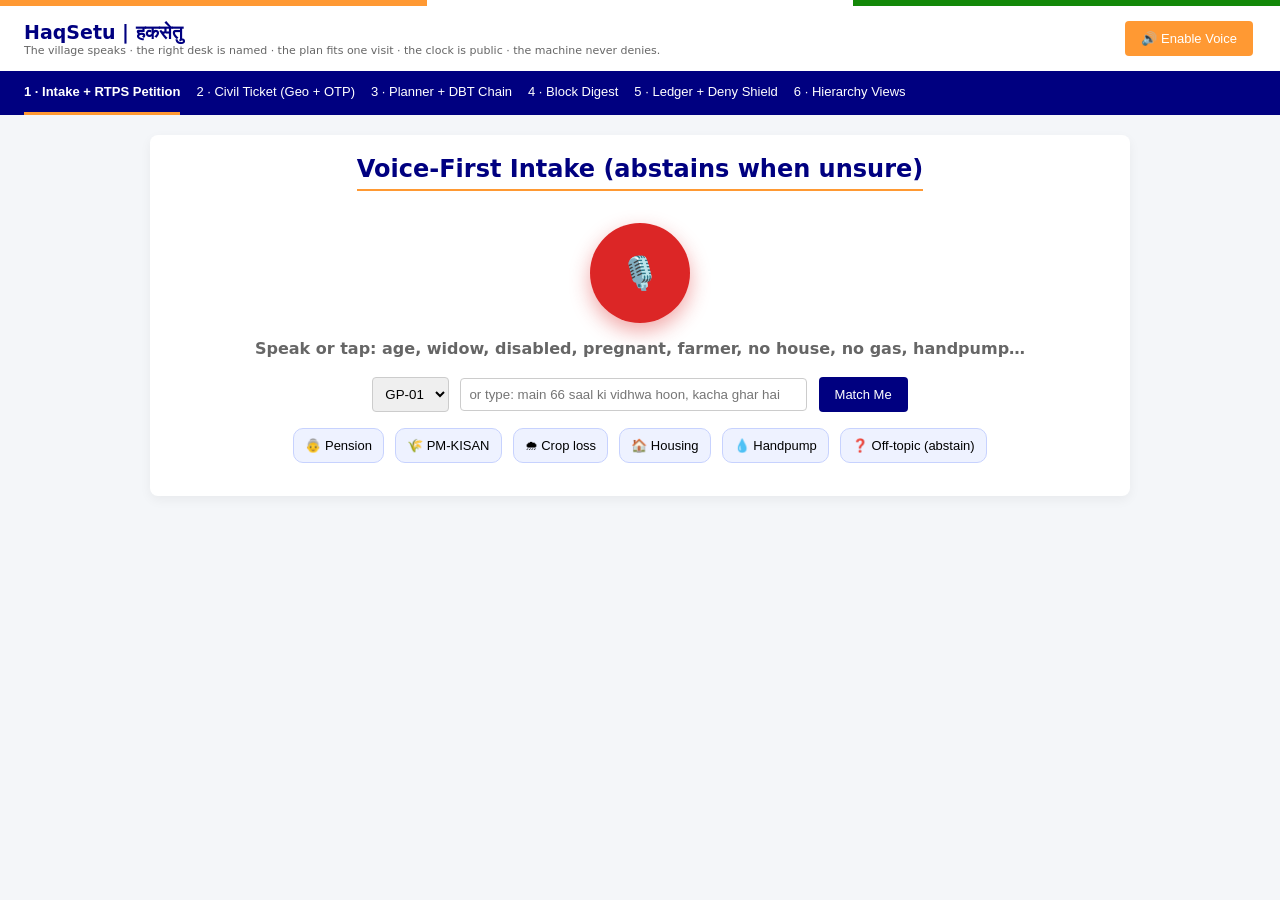
<file: index.html>
<!DOCTYPE html><html lang="en"><head><meta charset="UTF-8"><meta name="viewport" content="width=device-width, initial-scale=1.0">
<title>HaqSetu | Speak → Schemes → SLA → Hierarchy</title>
<style>
:root{--saffron:#FF9933;--green:#138808;--navy:#000080;--bg:#f4f6f9}
body{margin:0;font-family:'Segoe UI',system-ui,sans-serif;background:var(--bg);color:#222}
.tricolor{height:6px;display:flex}.tricolor div{flex:1}
header{background:#fff;padding:12px 24px;display:flex;justify-content:space-between;align-items:center;box-shadow:0 2px 10px rgba(0,0,0,.06)}
h1{margin:0;font-size:19px;color:var(--navy)}.sub{font-size:11px;color:#666;margin:0}
nav{background:var(--navy);padding:0 24px;display:flex;gap:16px;flex-wrap:wrap}
nav button{background:none;border:none;color:#fff;padding:13px 0;font-size:13px;cursor:pointer;border-bottom:3px solid transparent}
nav button.active{border-bottom:3px solid var(--saffron);font-weight:bold}
main{max-width:980px;margin:0 auto;padding:20px}
.card{background:#fff;border-radius:8px;padding:20px;box-shadow:0 4px 12px rgba(0,0,0,.05);margin-bottom:16px}
.card h2{margin-top:0;color:var(--navy);border-bottom:2px solid var(--saffron);padding-bottom:6px;display:inline-block}
.btn{background:var(--navy);color:#fff;border:none;padding:10px 16px;border-radius:4px;cursor:pointer;font-size:13px;margin:3px}
.btn-saffron{background:var(--saffron)}.btn-green{background:var(--green)}.btn-red{background:#dc2626}
#mic-btn{width:100px;height:100px;border-radius:50%;background:#dc2626;color:#fff;font-size:32px;border:none;cursor:pointer;margin:12px auto;display:flex;align-items:center;justify-content:center;box-shadow:0 8px 20px rgba(220,38,38,.4)}
.alert{padding:12px;border-radius:6px;margin:10px 0;font-weight:bold}
.ok{background:#dcfce7;color:#166534;border:1px solid #86efac}.bad{background:#fee2e2;color:#991b1b;border:1px solid #fca5a5}.warn{background:#fef3c7;color:#92400e;border:1px solid #fcd34d}
.chip{display:inline-block;background:#e0e7ff;color:#3730a3;border-radius:14px;padding:4px 12px;margin:3px;font-size:12px}
.sch{border-left:6px solid var(--green);background:#f0fdf4;border-radius:8px;padding:12px;margin:8px 0}
.sch.likely{border-left-color:#f59e0b;background:#fffbeb}.sch.meet{border-left-color:#2563eb;background:#eff6ff}
.sch h3{margin:0 0 4px;font-size:15px}.sch p{margin:2px 0;font-size:13px}
.pbtn{background:#eef2ff;border:1px solid #c7d2fe;border-radius:10px;padding:9px 11px;margin:3px;cursor:pointer;font-size:13px}
.rbtn{display:block;width:100%;text-align:left;background:#0f172a;color:#e2e8f0;border:1px solid #334155;border-radius:10px;padding:16px;margin:8px 0;cursor:pointer;font-size:15px}
.rbtn b{color:#38bdf8}
pre{background:#0f172a;color:#e2e8f0;padding:12px;border-radius:6px;font-size:12px;overflow:auto;max-height:260px;white-space:pre-wrap}
input,select{padding:8px;border:1px solid #ccc;border-radius:4px;margin:3px}
.hidden{display:none}#clock{font-size:22px;font-weight:bold;color:#b45309}
#qrbox{margin:10px auto;max-width:170px}#qrbox svg{width:100%;height:auto}
</style></head><body>
<div class="tricolor"><div style="background:var(--saffron)"></div><div style="background:#fff"></div><div style="background:var(--green)"></div></div>
<header><div><h1>HaqSetu | हकसेतु</h1><p class="sub">The village speaks · the right desk is named · the plan fits one visit · the clock is public · the machine never denies.</p></div>
<button class="btn btn-saffron" onclick="testVoice()">🔊 Enable Voice</button></header>
<nav>
<button class="active" onclick="tab('intake',this)">1 · Intake + RTPS Petition</button>
<button onclick="tab('ticket',this)">2 · Civil Ticket (Geo + OTP)</button>
<button onclick="tab('planner',this)">3 · Planner + DBT Chain</button>
<button onclick="tab('digest',this)">4 · Block Digest</button>
<button onclick="tab('integrity',this)">5 · Ledger + Deny Shield</button>
<button onclick="tab('hier',this)">6 · Hierarchy Views</button>
</nav>
<main>
<section id="t-intake"><div class="card" style="text-align:center"><h2>Voice-First Intake (abstains when unsure)</h2>
<button id="mic-btn" onclick="listen()">🎙️</button>
<p id="vstatus" style="font-weight:bold;color:#666">Speak or tap: age, widow, disabled, pregnant, farmer, no house, no gas, handpump…</p>
<select id="gp"><option>GP-01</option><option>GP-02</option><option>GP-03</option></select>
<input id="typed" size="40" placeholder="or type: main 66 saal ki vidhwa hoon, kacha ghar hai">
<button class="btn" onclick="send(document.getElementById('typed').value)">Match Me</button>
<div style="margin:10px 0">
<button class="pbtn" onclick="pick('main 66 saal ki vidhwa hoon, pension nahi aayi')">👵 Pension</button>
<button class="pbtn" onclick="pick('main kisan hoon, kist nahi aayi')">🌾 PM-KISAN</button>
<button class="pbtn" onclick="pick('fasal kharab ho gayi, bima hai')">🌧 Crop loss</button>
<button class="pbtn" onclick="pick('mera kacha ghar hai, bpl hoon')">🏠 Housing</button>
<button class="pbtn" onclick="pick('gaon ka handpump kharab ho gaya hai')">💧 Handpump</button>
<button class="pbtn" onclick="pick('aaj mausam kaisa hai')">❓ Off-topic (abstain)</button></div>
<div id="chips"></div><div id="out"></div>
<button class="btn btn-green hidden" id="petbtn" onclick="petition()">📜 Generate RTPS Petition + SLA Clock</button>
<div id="clock"></div><pre id="pet" class="hidden"></pre><div id="qrbox"></div>
</div></section>

<section id="t-ticket" class="hidden"><div class="card"><h2>Civil Ticket: geo-photo in, geo-photo + OTP out</h2>
<p style="font-size:13px">Photo of broken asset → GPS + timestamp → SHA-256 into the ledger → SLA clock. Closure needs citizen OTP (their device or read-back) AND a NEW fix photo within 200 m of the break photo.</p>
Case label <input id="case" value="DEMO-001" size="10">
<input type="file" id="ph1" accept="image/*"><button class="btn" onclick="lockEvidence()">📍 GPS + hash → lock in ledger</button>
<div id="ev1"></div>
<button class="btn btn-saffron" onclick="issueOtp()">🔢 Issue citizen OTP</button><span id="otpshow" style="font-weight:bold;color:#b45309"></span>
<div style="margin-top:10px">OTP read-back <input id="otp" size="6"> NEW photo of FIXED site <input type="file" id="ph2" accept="image/*">
<button class="btn btn-green" onclick="closeTicket()">✅ Close ticket</button></div>
<div id="ev2"></div></div></section>

<section id="t-planner" class="hidden"><div class="card"><h2>One-Visit Planner + DBT dependency chain</h2>
<label><input type="checkbox" class="cb" value="pm_kisan" onchange="runPlan()"> PM-KISAN</label>
<label><input type="checkbox" class="cb" value="pension" onchange="runPlan()"> Pension</label>
<label><input type="checkbox" class="cb" value="awas" onchange="runPlan()"> PM Awas</label>
<label><input type="checkbox" class="cb" value="ayushman" onchange="runPlan()"> Ayushman</label>
<div id="planres" class="alert warn">Toggle schemes.</div><div id="dbt"></div></div></section>

<section id="t-digest" class="hidden"><div class="card"><h2>Weekly cryptographic Block Digest (privacy-safe)</h2>
<button class="btn" onclick="buildDigest()">Build digest</button>
<button class="btn btn-green" onclick="sendDigest()">📤 Send to Block Dashboard</button>
<div id="dig"></div></div></section>

<section id="t-integrity" class="hidden"><div class="card"><h2>Sabha Ledger + Deny Shield</h2>
<button class="btn btn-green" onclick="checkChain()">🔎 Verify chain</button>
<button class="btn btn-red" onclick="attackChain()">🧨 Tamper an entry</button>
<button class="btn" onclick="audit()">🧾 Signed-chain audit</button>
<div id="chainres"></div><pre id="chainrows"></pre>
<input id="denyreason" size="36" placeholder="corrupt reason e.g. no funds">
<button class="btn btn-red" onclick="deny()">⚠️ ATTEMPT DENIAL</button><pre id="denyres" class="hidden"></pre>
</div></section>

<section id="t-hier" class="hidden"><div class="card"><h2>Hierarchy: Villager → Panchayat → SDM → DM</h2>
<p style="font-size:13px">Open in this order for the judge demo. On a phone, scan the QR on Tab 1 instead — it pairs the citizen's device for OTP.</p>
<button class="rbtn" onclick="openRole('villager')"><b>📱 VILLAGER VIEW</b> — slip status, live SLA countdown, citizen OTP + confirm, one-tap appeal, privacy note.</button>
<button class="rbtn" onclick="openRole('panchayat')"><b>🖥️ PANCHAYAT LED BOARD</b> — red/amber/green dots from the live ledger, pending-at-Panchayat vs pending-at-other-office, meeting agenda.</button>
<button class="rbtn" onclick="openRole('sdm')"><b>🧑‍💼 SDM DASHBOARD</b> — per-GP table + auto-escalations with evidence.</button>
<button class="rbtn" onclick="openRole('dm')"><b>🗺️ DM DASHBOARD</b> — counts only, merged small cells, abstention rate, staged bottleneck map (labelled).</button>
</div></section>
</main>
<script>
let voice=null,unlocked=false,lastText='',origHash='',origGeo='';
function loadVoices(){const v=speechSynthesis.getVoices();voice=v.find(x=>x.lang==='en-IN')||v.find(x=>x.lang==='hi-IN')||v.find(x=>x.lang.startsWith('en'))||v[0];}
if('speechSynthesis' in window){speechSynthesis.onvoiceschanged=loadVoices;loadVoices();setInterval(()=>{if(!voice)loadVoices();},500);}
document.body.addEventListener('click',()=>{if(!unlocked&&'speechSynthesis' in window){unlocked=true;speechSynthesis.resume();}},{once:true});
function speak(t){if(!('speechSynthesis' in window))return;if(!voice)loadVoices();speechSynthesis.cancel();
 const u=new SpeechSynthesisUtterance(t);if(voice)u.voice=voice;u.rate=0.92;speechSynthesis.speak(u);}
function testVoice(){unlocked=true;speak('Voice ready. Please describe your conditions.');}
const SR=window.SpeechRecognition||window.webkitSpeechRecognition;let rec=null;
if(SR){rec=new SR();rec.lang='hi-IN';rec.interimResults=false;rec.onresult=e=>send(e.results[0][0].transcript);
 rec.onerror=e=>document.getElementById('vstatus').textContent='⚠️ Mic error: '+e.error+(e.error==='network'?' (ASR needs internet; tap a pictogram)':'');}
function listen(){if(!rec)return document.getElementById('vstatus').textContent='Use Chrome/Edge or type/tap.';
 document.getElementById('vstatus').textContent='🔴 Listening…';rec.start();}
function pick(t){document.getElementById('typed').value=t;send(t);}
function openRole(r){window.open('/roles?role='+r+(r==='villager'?'&case='+(window.lastCase||''):''),'_blank');}
async function send(text){if(!text)return;lastText=text;document.getElementById('vstatus').textContent='Heard: "'+text+'"';
 const d=await(await fetch('/api/match',{method:'POST',headers:{'Content-Type':'application/json'},
  body:JSON.stringify({text:text,gp:document.getElementById('gp').value})})).json();
 window.lastCase=d.case||'';
 document.getElementById('chips').innerHTML=Object.entries(d.facts).map(([k,v])=>`<span class="chip">${k}: ${v}</span>`).join('');
 const out=document.getElementById('out');
 if(d.action==='ABSTAIN'){out.innerHTML='<div class="alert warn">⚠️ '+d.speak+'</div>';speak(d.speak);
  document.getElementById('petbtn').classList.add('hidden');document.getElementById('qrbox').innerHTML='';return;}
 let h='';
 d.can.forEach(r=>h+=`<div class="sch"><h3>✅ Enrol: ${r.scheme.replace(/_/g,' ')}</h3><p>${r.desc}</p><p><b>Bring:</b> ${(r.docs||[]).join(', ')||'—'} · <b>Desk:</b> ${r.desk}</p></div>`);
 d.likely.forEach(r=>h+=`<div class="sch likely"><h3>📄 Likely: ${r.scheme.replace(/_/g,' ')}</h3><p><b>Verify:</b> ${r.missing.join(', ')}</p></div>`);
 d.civic.forEach(c=>h+=`<div class="sch meet"><h3>🏛️ ${c.replace(/_/g,' ')} → SLA clock + meeting agenda</h3></div>`);
 out.innerHTML=h||'<div class="alert warn">No match; facilitator verifies.</div>';
 document.getElementById('petbtn').classList.remove('hidden');showQR();speak(d.speak);}
async function showQR(){if(!window.lastCase)return;
 document.getElementById('qrbox').innerHTML=await(await fetch('/api/qr?case='+window.lastCase)).text();}
async function petition(){const d=await(await fetch('/api/petition',{method:'POST',headers:{'Content-Type':'application/json'},
 body:JSON.stringify({text:lastText,case:window.lastCase})})).json();
 const p=document.getElementById('pet');p.classList.remove('hidden');p.textContent=d.petition;tick(d.deadline);
 speak('Petition filed under the Right to Service Act. The countdown clock has started.');}
function tick(dl){const D=new Date(dl);clearInterval(window._t);
 window._t=setInterval(()=>{const ms=D-Date.now();const el=document.getElementById('clock');
  if(ms<=0){el.textContent='⏰ SLA BREACHED — auto-escalated to next officer';return;}
  el.textContent=`⏳ SLA remaining: ${Math.floor(ms/864e5)}d ${Math.floor(ms/36e5)%24}h ${Math.floor(ms/6e4)%60}m ${Math.floor(ms/1e3)%60}s`;},1000);}
async function fileHash(f){const buf=await f.arrayBuffer();
 if(crypto.subtle){const d=await crypto.subtle.digest('SHA-256',buf);return[...new Uint8Array(d)].map(b=>b.toString(16).padStart(2,'0')).join('');}
 let h=5381;for(const b of new Uint8Array(buf))h=((h<<5)+h+b)>>>0;return 'fb'+h;}
function getGeo(){return new Promise(res=>{if(!navigator.geolocation)return res('unavailable');
 navigator.geolocation.getCurrentPosition(p=>res(p.coords.latitude.toFixed(4)+','+p.coords.longitude.toFixed(4)),()=>res('denied'),{timeout:6000});});}
async function lockEvidence(){const f=document.getElementById('ph1').files[0];if(!f)return alert('Pick a photo first.');
 origHash=await fileHash(f);origGeo=await getGeo();
 const d=await(await fetch('/api/evidence',{method:'POST',headers:{'Content-Type':'application/json'},
  body:JSON.stringify({case:document.getElementById('case').value,photo_hash:origHash,geo:origGeo,taken_at:new Date().toISOString()})})).json();
 document.getElementById('ev1').innerHTML=`<div class="alert ok">🔒 Locked. GPS: ${origGeo} · SHA-256: ${origHash.slice(0,16)}… · receipt ${d.receipt.slice(0,16)}… · SLA clock started.</div>`;}
async function issueOtp(){const d=await(await fetch('/otp/issue',{method:'POST',headers:{'Content-Type':'application/json','x-haq-token':localStorage.getItem('haq')||''},
 body:JSON.stringify({case_id:document.getElementById('case').value})})).json();
 document.getElementById('otpshow').textContent=d.channel==='citizen-device'?' 📲 OTP sent to the citizen device — they confirm there.':' (no device paired) read aloud: '+d.otp;}
async function closeTicket(){const f=document.getElementById('ph2').files[0];if(!f)return alert('Closure needs the NEW fixed-site photo.');
 const fh=await fileHash(f);const geo=await getGeo();
 const d=await(await fetch('/api/close',{method:'POST',headers:{'Content-Type':'application/json'},body:JSON.stringify({
  case:document.getElementById('case').value,otp:document.getElementById('otp').value,fix_photo_hash:fh,orig_photo_hash:origHash,geo:geo,orig_geo:origGeo})})).json();
 document.getElementById('ev2').innerHTML=d.error?`<div class="alert bad">❌ ${d.error}</div>`:`<div class="alert ok">✅ ${d.status} — citizen OTP + new geo-photo verified, ledger updated.</div>`;}
async function runPlan(){const s=[...document.querySelectorAll('.cb:checked')].map(i=>i.value);
 const box=document.getElementById('planres');
 if(!s.length){box.className='alert warn';box.textContent='Toggle schemes.';document.getElementById('dbt').innerHTML='';return;}
 const d=await(await fetch('/api/plan',{method:'POST',headers:{'Content-Type':'application/json'},body:JSON.stringify({schemes:s})})).json();
 box.className='alert ok';box.innerHTML=`Naive visits <b>${d.naive}</b> → planned <b>${d.planned}</b> · saved <b>${d.saved}</b>`;
 document.getElementById('dbt').innerHTML='<h3>DBT legal dependency chain (long-pole tracked, not promised)</h3><ol>'+d.dbt.map(x=>`<li>${x}</li>`).join('')+'</ol>';}
async function buildDigest(){const d=await(await fetch('/api/digest')).json();
 document.getElementById('dig').innerHTML=`<pre>${JSON.stringify(d,null,1)}</pre>`;}
async function sendDigest(){const d=await(await fetch('/api/digest_send',{method:'POST'})).json();
 document.getElementById('dig').innerHTML+=`<div class="alert ok">📤 Digest sent; Block ack receipt ${d.ack.slice(0,16)}…</div>`;}
async function checkChain(){const d=await(await fetch('/api/ledger')).json();
 document.getElementById('chainres').innerHTML=d.ok?'<div class="alert ok">✅ CHAIN OK</div>':'<div class="alert bad">❌ TAMPER DETECTED</div>';
 document.getElementById('chainrows').textContent=d.rows.map(r=>`${r.ts.slice(11,19)} ${r.event} ${r.hash}`).join('\n');}
async function attackChain(){await fetch('/api/tamper',{method:'POST'});checkChain();}
async function audit(){const d=await(await fetch('/audit')).json();
 document.getElementById('chainrows').textContent=JSON.stringify(d,null,1);}
async function deny(){const d=await(await fetch('/api/deny',{method:'POST',headers:{'Content-Type':'application/json'},
 body:JSON.stringify({reason:document.getElementById('denyreason').value||'no reason'})})).json();
 const p=document.getElementById('denyres');p.classList.remove('hidden');
 p.textContent='DENIAL BLOCKED\n'+Object.entries(d.proof_trace).map(([k,v])=>k+': '+v).join('\n');speak('Denial blocked.');}
function tab(id,btn){document.querySelectorAll('main section').forEach(s=>s.classList.add('hidden'));
 document.getElementById('t-'+id).classList.remove('hidden');
 document.querySelectorAll('nav button').forEach(b=>b.classList.remove('active'));btn.classList.add('active');}
</script></body></html>
</file>
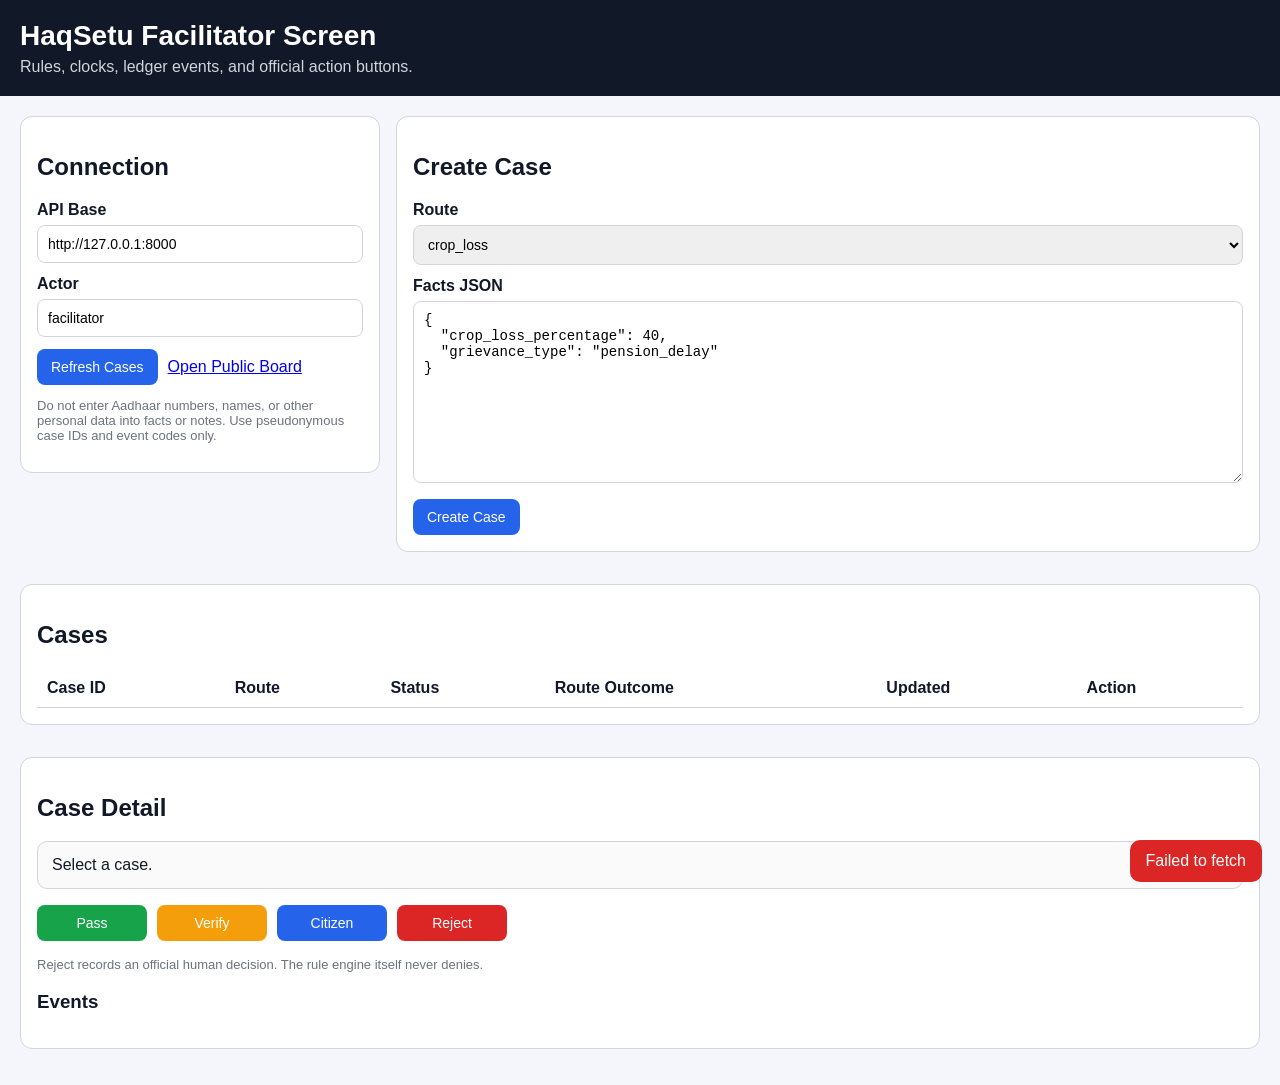
<file: engine/web/index.html>
<!doctype html>
<html lang="en">
<head>
  <meta charset="utf-8" />
  <meta name="viewport" content="width=device-width, initial-scale=1" />
  <title>HaqSetu Facilitator</title>
  <link rel="stylesheet" href="style.css" />
</head>
<body data-page="facilitator">
  <header>
    <h1>HaqSetu Facilitator Screen</h1>
    <p class="subtitle">
      Rules, clocks, ledger events, and official action buttons.
    </p>
  </header>

  <main class="grid">
    <section class="panel">
      <h2>Connection</h2>

      <label>
        API Base
        <input id="apiBase" value="http://127.0.0.1:8000" />
      </label>

      <label>
        Actor
        <input id="actor" value="facilitator" />
      </label>

      <div class="row">
        <button id="refreshCases">Refresh Cases</button>
        <a href="public.html" target="_blank">Open Public Board</a>
      </div>

      <p class="note">
        Do not enter Aadhaar numbers, names, or other personal data into
        facts or notes. Use pseudonymous case IDs and event codes only.
      </p>
    </section>

    <section class="panel">
      <h2>Create Case</h2>

      <label>
        Route
        <select id="route">
          <option value="crop_loss">crop_loss</option>
          <option value="wage_work">wage_work</option>
          <option value="grievance">grievance</option>
        </select>
      </label>

      <label>
        Facts JSON
        <textarea id="facts" rows="10">{
  "crop_loss_percentage": 40,
  "grievance_type": "pension_delay"
}</textarea>
      </label>

      <button id="createCase">Create Case</button>
    </section>

    <section class="panel panel-wide">
      <h2>Cases</h2>
      <div class="table-wrap">
        <table>
          <thead>
            <tr>
              <th>Case ID</th>
              <th>Route</th>
              <th>Status</th>
              <th>Route Outcome</th>
              <th>Updated</th>
              <th>Action</th>
            </tr>
          </thead>
          <tbody id="casesTbody"></tbody>
        </table>
      </div>
    </section>

    <section class="panel panel-wide">
      <h2>Case Detail</h2>

      <div id="caseDetail" class="case-detail">
        Select a case.
      </div>

      <div class="actions">
        <button class="action-button pass" data-event="official_pass" data-board="pass" data-prompt="Optional note for Pass:">
          Pass
        </button>

        <button class="action-button verify" data-event="verify_requested" data-board="verify" data-prompt="What needs verification?">
          Verify
        </button>

        <button class="action-button citizen" data-event="citizen_contacted" data-board="citizen" data-prompt="Citizen contact note:">
          Citizen
        </button>

        <button class="action-button reject" data-event="official_reject" data-board="reject" data-require-note="true" data-prompt="Official rejection reason:">
          Reject
        </button>
      </div>

      <p class="note">
        Reject records an official human decision. The rule engine itself never denies.
      </p>

      <h3>Events</h3>
      <div id="caseEvents" class="events"></div>
    </section>
  </main>

  <div id="message" class="message"></div>

  <script src="app.js"></script>
</body>
</html>
</file>
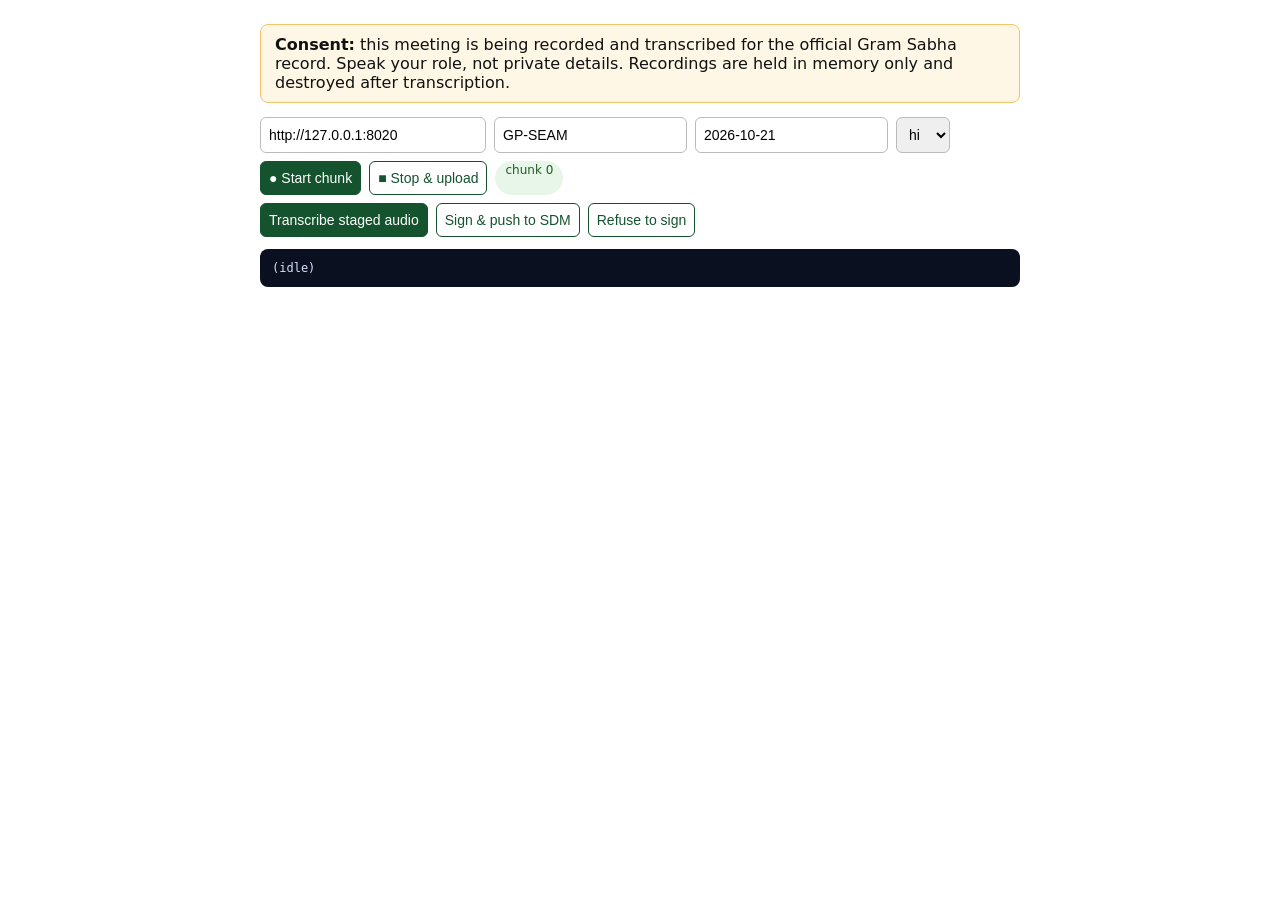
<file: sabha/recorder.html>
<!doctype html><meta charset=utf-8>
<title>Haq Setu - Sabha Recorder</title>
<style>
 body{font-family:system-ui,sans-serif;max-width:760px;margin:24px auto;padding:0 16px;color:#111}
 .consent{background:#fff7e6;border:1px solid #f0c36d;padding:10px 14px;border-radius:8px;margin-bottom:14px}
 .row{display:flex;gap:8px;flex-wrap:wrap;margin:8px 0}
 input,select,button{padding:8px;border:1px solid #bbb;border-radius:6px;font-size:14px}
 button{cursor:pointer;background:#14532d;color:#fff;border-color:#14532d}
 button.sec{background:#fff;color:#14532d}
 pre{background:#0b1020;color:#d6e2ff;padding:12px;border-radius:8px;overflow:auto;font-size:12px}
 .pill{display:inline-block;background:#e8f5e9;color:#1b5e20;border-radius:999px;padding:2px 10px;font-size:12px}
 .bad{background:#fdecea;color:#b71c1c}
</style>
<div class=consent><b>Consent:</b> this meeting is being recorded and transcribed for the
official Gram Sabha record. Speak your role, not private details. Recordings are held in
memory only and destroyed after transcription.</div>
<div class=row>
 <input id=api value=http://127.0.0.1:8020 size=24 placeholder=API base>
 <input id=gp value=GP-SEAM placeholder=GP id>
 <input id=date value=2026-10-21 placeholder=YYYY-MM-DD>
 <select id=lang><option value=hi>hi</option><option value=en>en</option><option value=bn>bn</option></select>
</div>
<div class=row>
 <button id=start>&#9679; Start chunk</button>
 <button id=stop class=sec>&#9632; Stop &amp; upload</button>
 <span id=idx class=pill>chunk 0</span>
</div>
<div class=row>
 <button id=tr>Transcribe staged audio</button>
 <button id=sign class=sec>Sign &amp; push to SDM</button>
 <button id=refuse class=sec>Refuse to sign</button>
</div>
<pre id=out>(idle)</pre>
<script>
const $=id=>document.getElementById(id);
let mr=null, chunks=[], idx=0, lastMinutes=null;
const log=o=>$().out.textContent = (typeof o==='string'?o:JSON.stringify(o,null,2));
async function sha256Hex(buf){const h=await crypto.subtle.digest('SHA-256',buf);return [...new Uint8Array(h)].map(b=>b.toString(16).padStart(2,'0')).join('');}
function b64(buf){let s='';const u=new Uint8Array(buf);for(let i=0;i<u.length;i++)s+=String.fromCharCode(u[i]);return btoa(s);}
$('start').onclick=async()=>{
  const stream=await navigator.mediaDevices.getUserMedia({audio:true});
  mr=new MediaRecorder(stream); chunks=[];
  mr.ondataavailable=e=>{if(e.data.size)chunks.push(e.data);};
  mr.onstop=async()=>{
    const blob=new Blob(chunks,{type:mr.mimeType||'audio/webm'});
    const buf=await blob.arrayBuffer();
    const localHash=await sha256Hex(buf);
    const r=await fetch($('api').value+'/record',{method:'POST',headers:{'Content-Type':'application/json'},
      body:JSON.stringify({gp:$('gp').value,date:$('date').value,chunk_index:idx,audio_b64_chunk:b64(buf)})});
    const j=await r.json();
    const match=j.chunk_hash===localHash;
    log({uploaded_chunk:idx,server_hash:j.chunk_hash,local_hash:localHash,match:match?'OK':'MISMATCH',bytes:j.bytes,stage_token:j.stage_token});
    idx++; $('idx').textContent='chunk '+idx;
    stream.getTracks().forEach(t=>t.stop());
  };
  mr.start(); log('recording... press Stop & upload');
};
$('stop').onclick=()=>{if(mr&&mr.state!=='inactive')mr.stop();};
$('tr').onclick=async()=>{
  const r=await fetch($('api').value+'/transcribe',{method:'POST',headers:{'Content-Type':'application/json'},
    body:JSON.stringify({gp:$('gp').value,date:$('date').value,lang:$('lang').value})});
  const j=await r.json();
  if(j.abstain){log({ABSTAIN:true,reason:j.reason});lastMinutes=null;return;}
  lastMinutes=j.minutes; log(j);
};
function sign(signed,reason){
  if(!lastMinutes){log('transcribe first');return;}
  fetch($('api').value+'/sign',{method:'POST',headers:{'Content-Type':'application/json'},
    body:JSON.stringify({minutes:lastMinutes,signed:signed,signer_role:'sarpanch',refuse_reason:reason,open_civic:true})})
   .then(r=>r.json()).then(log);
}
$('sign').onclick=()=>sign(true,null);
$('refuse').onclick=()=>{const rs=prompt('refusal reason (e.g. quorum_not_met)','quorum_not_met');if(rs)sign(false,rs);};
</script>
</file>
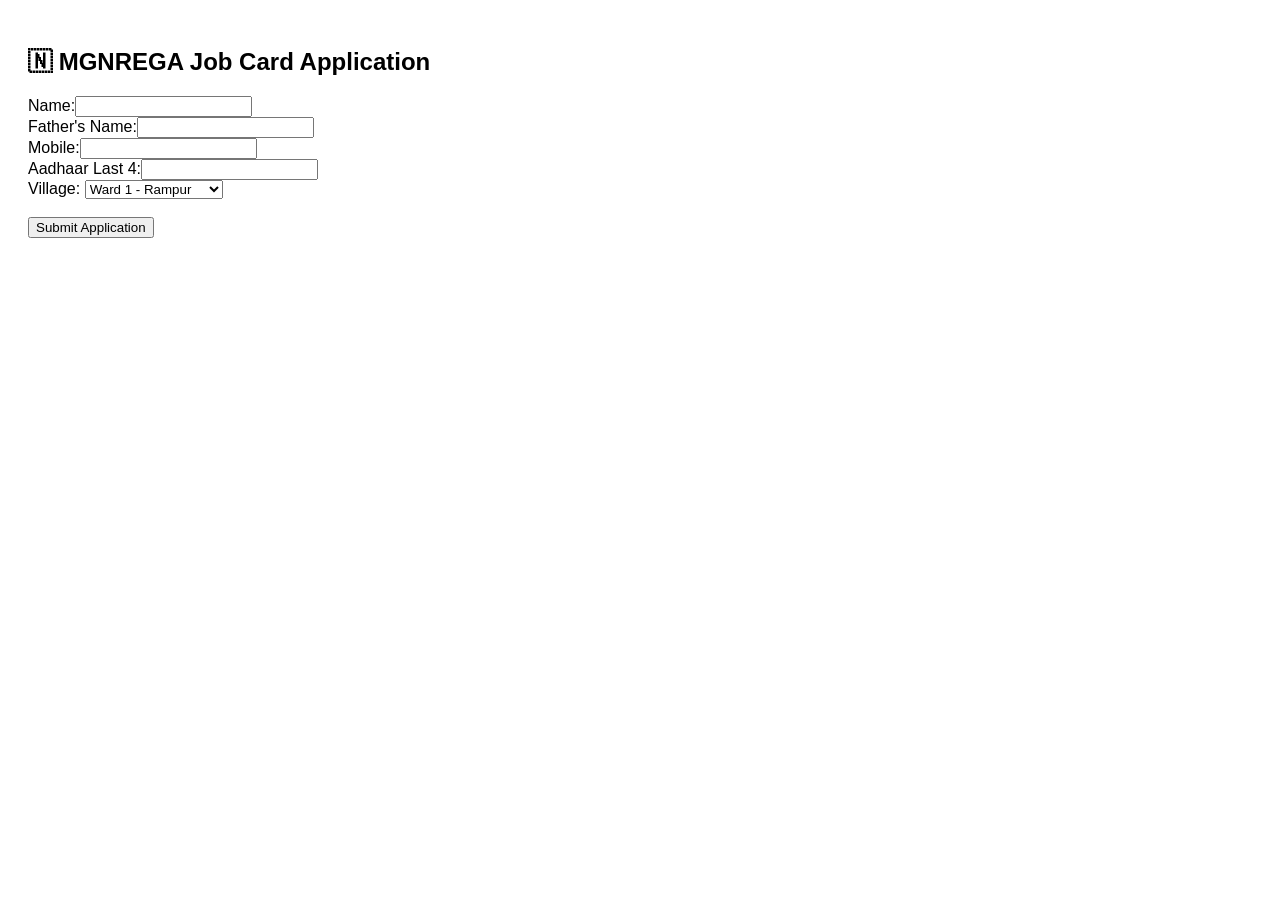
<file: web_demo/mock_mgnrega.html>
<!DOCTYPE html>
<html>
<head><title>MGNREGA Registration</title></head>
<body style="font-family:sans-serif; padding:20px;">
<h2>🇳 MGNREGA Job Card Application</h2>
<form id="regForm">
    <label>Name:</label><input type="text" id="name"><br>
    <label>Father's Name:</label><input type="text" id="father_name"><br>
    <label>Mobile:</label><input type="tel" id="mobile"><br>
    <label>Aadhaar Last 4:</label><input type="text" id="aadhaar_last4"><br>
    <label>Village:</label>
    <select id="village">
        <option value="ward1">Ward 1 - Rampur</option>
        <option value="ward4">Ward 4 - Sonpur</option>
        <option value="ward7">Ward 7 - Lakhisarai</option>
    </select><br><br>
    <button type="submit">Submit Application</button>
</form>
<div id="result" style="display:none; margin-top:20px; color:green; font-weight:bold;">
    Success! ID: <span id="app-id"></span>
</div>
<script>
document.getElementById('regForm').onsubmit = function(e){
    e.preventDefault();
    const id = 'MG-' + Math.floor(Math.random()*100000);
    document.getElementById('app-id').innerText = id;
    document.getElementById('result').style.display = 'block';
};
</script>
</body>
</html>
</file>
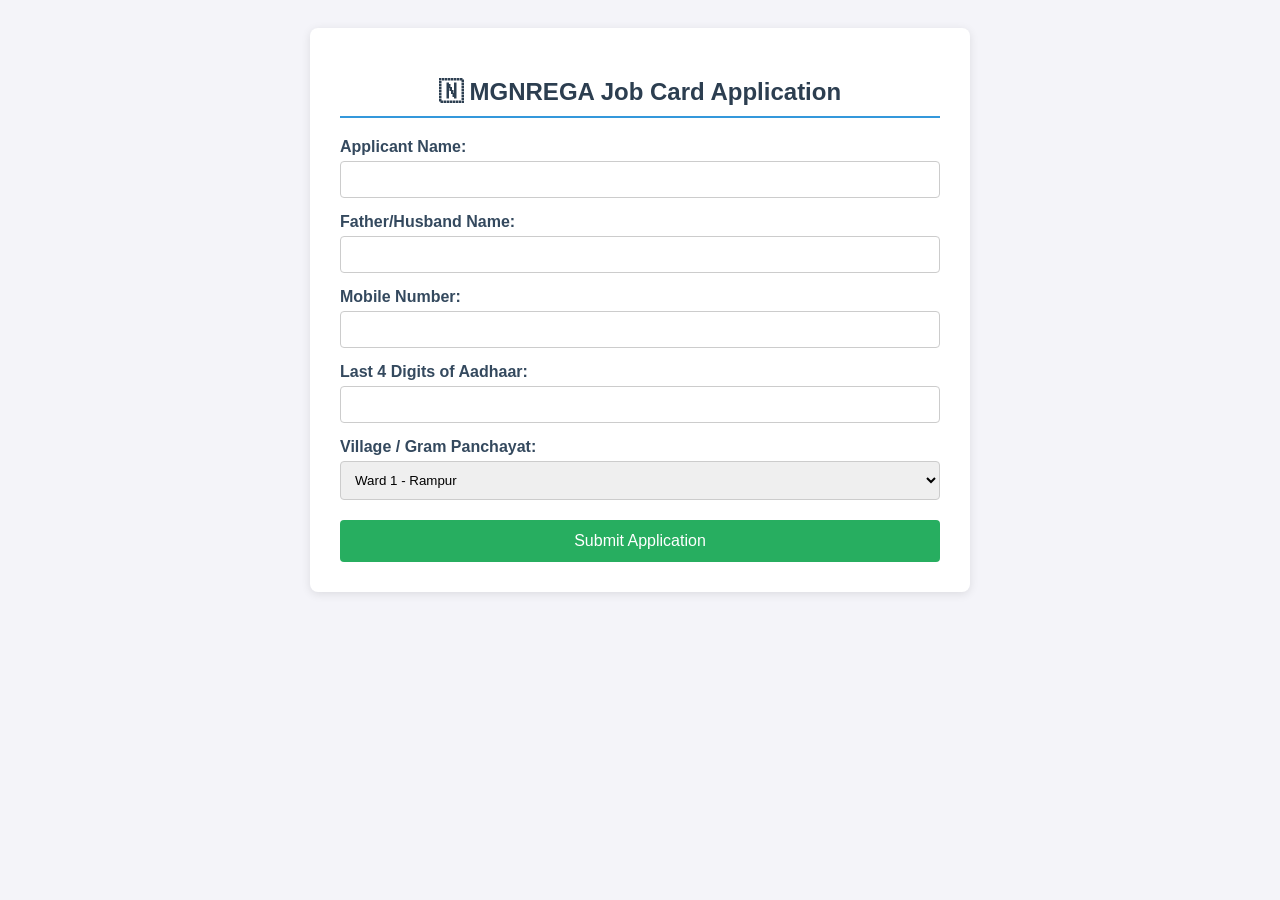
<file: web_demo/mock_nrega_portal.html>
<!DOCTYPE html>
<html lang="en">
<head>
    <meta charset="UTF-8">
    <title>MGNREGA Citizen Registration (Mock)</title>
    <style>
        body { font-family: Arial, sans-serif; background-color: #f4f4f9; padding: 20px; }
        .container { max-width: 600px; margin: auto; background: white; padding: 30px; border-radius: 8px; box-shadow: 0 2px 10px rgba(0,0,0,0.1); }
        h2 { color: #2c3e50; text-align: center; border-bottom: 2px solid #3498db; padding-bottom: 10px; }
        label { display: block; margin-top: 15px; font-weight: bold; color: #34495e; }
        input, select { width: 100%; padding: 10px; margin-top: 5px; border: 1px solid #ccc; border-radius: 4px; box-sizing: border-box; }
        button { width: 100%; padding: 12px; margin-top: 20px; background-color: #27ae60; color: white; border: none; border-radius: 4px; cursor: pointer; font-size: 16px; }
        button:hover { background-color: #219150; }
        #result { display: none; margin-top: 20px; padding: 15px; background-color: #d4edda; color: #155724; border: 1px solid #c3e6cb; border-radius: 4px; text-align: center; }
    </style>
</head>
<body>

<div class="container">
    <h2>🇳 MGNREGA Job Card Application</h2>
    <form id="regForm">
        <label for="name">Applicant Name:</label>
        <input type="text" id="name" name="name" required>

        <label for="father_name">Father/Husband Name:</label>
        <input type="text" id="father_name" name="father_name" required>

        <label for="mobile">Mobile Number:</label>
        <input type="tel" id="mobile" name="mobile" pattern="[0-9]{10}" required>

        <label for="aadhaar_last4">Last 4 Digits of Aadhaar:</label>
        <input type="text" id="aadhaar_last4" name="aadhaar_last4" maxlength="4" required>

        <label for="village">Village / Gram Panchayat:</label>
        <select id="village" name="village">
            <option value="ward1">Ward 1 - Rampur</option>
            <option value="ward4">Ward 4 - Sonpur</option>
            <option value="ward7">Ward 7 - Lakhisarai</option>
        </select>

        <button type="submit">Submit Application</button>
    </form>

    <div id="result">
        <strong>✅ REGISTRATION SUCCESSFUL!</strong><br>
        Your Job Card Application ID:<br>
        <span id="app-id" style="font-size: 20px; color: #27ae60; font-weight: bold;"></span><br>
        SMS sent to registered mobile.
    </div>
</div>

<script>
document.getElementById('regForm').addEventListener('submit', function(e) {
    e.preventDefault(); // Stop actual submission
    
    // Generate random ID
    const randomId = 'MG-' + Math.floor(Math.random() * 100000);
    
    // Show result
    document.getElementById('app-id').innerText = randomId;
    document.getElementById('result').style.display = 'block';
    
    // Hide form buttons to prevent double submit
    this.querySelector('button').disabled = true;
});
</script>

</body>
</html>
</file>
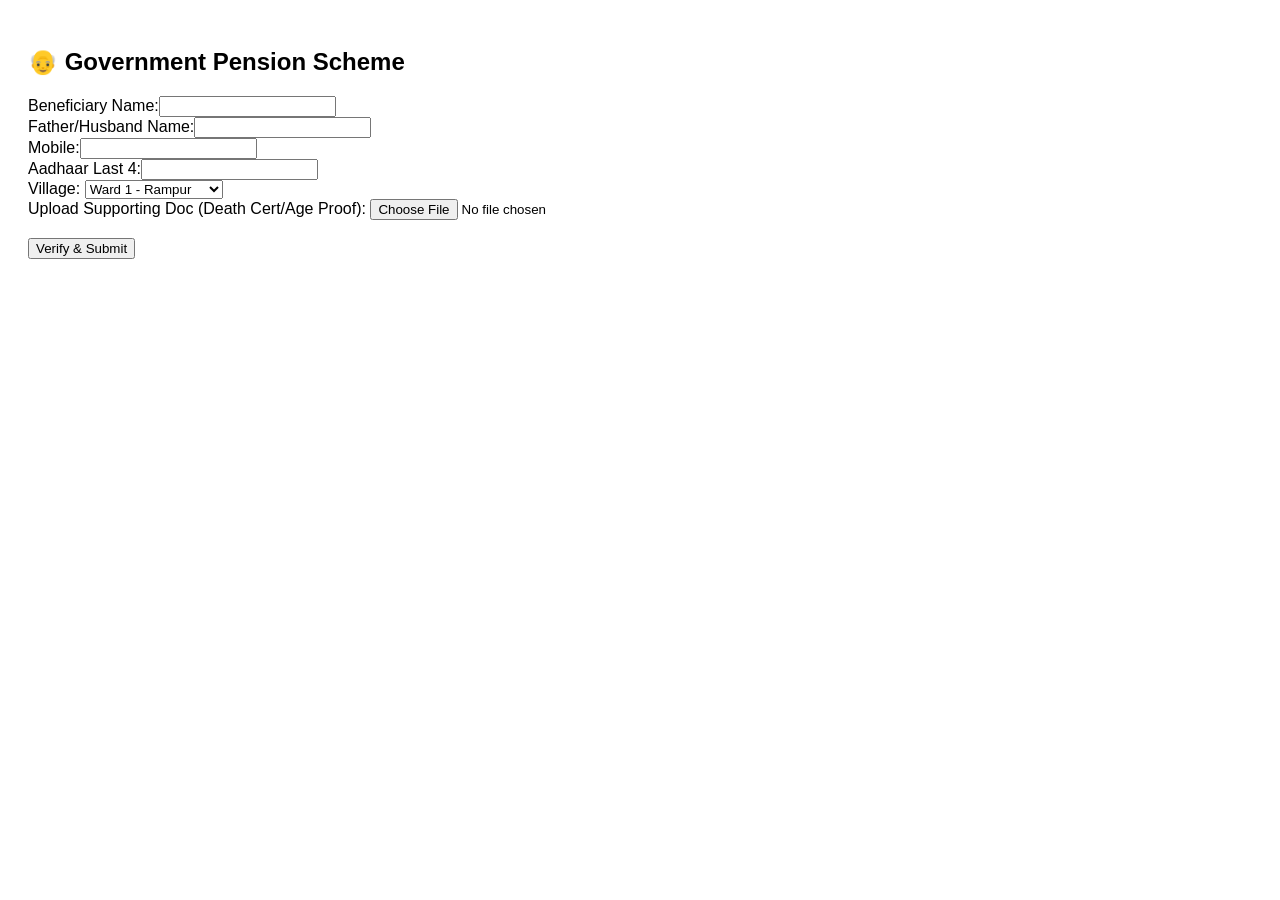
<file: web_demo/mock_pension.html>
<!DOCTYPE html>
<html>
<head><title>Pension Scheme Registration</title></head>
<body style="font-family:sans-serif; padding:20px;">
<h2>👴 Government Pension Scheme</h2>
<form id="regForm">
    <label>Beneficiary Name:</label><input type="text" id="name"><br>
    <label>Father/Husband Name:</label><input type="text" id="father_name"><br>
    <label>Mobile:</label><input type="tel" id="mobile"><br>
    <label>Aadhaar Last 4:</label><input type="text" id="aadhaar_last4"><br>
    <label>Village:</label>
    <select id="village">
        <option value="ward1">Ward 1 - Rampur</option>
        <option value="ward4">Ward 4 - Sonpur</option>
        <option value="ward7">Ward 7 - Lakhisarai</option>
    </select><br>
    <label>Upload Supporting Doc (Death Cert/Age Proof):</label>
    <input type="file" id="doc_upload"><br><br>
    <button type="submit">Verify & Submit</button>
</form>
<div id="result" style="display:none; margin-top:20px; color:green; font-weight:bold;">
    Success! ID: <span id="app-id"></span>
</div>
<script>
document.getElementById('regForm').onsubmit = function(e){
    e.preventDefault();
    const id = 'PEN-' + Math.floor(Math.random()*100000);
    document.getElementById('app-id').innerText = id;
    document.getElementById('result').style.display = 'block';
};
</script>
</body>
</html>
</file>
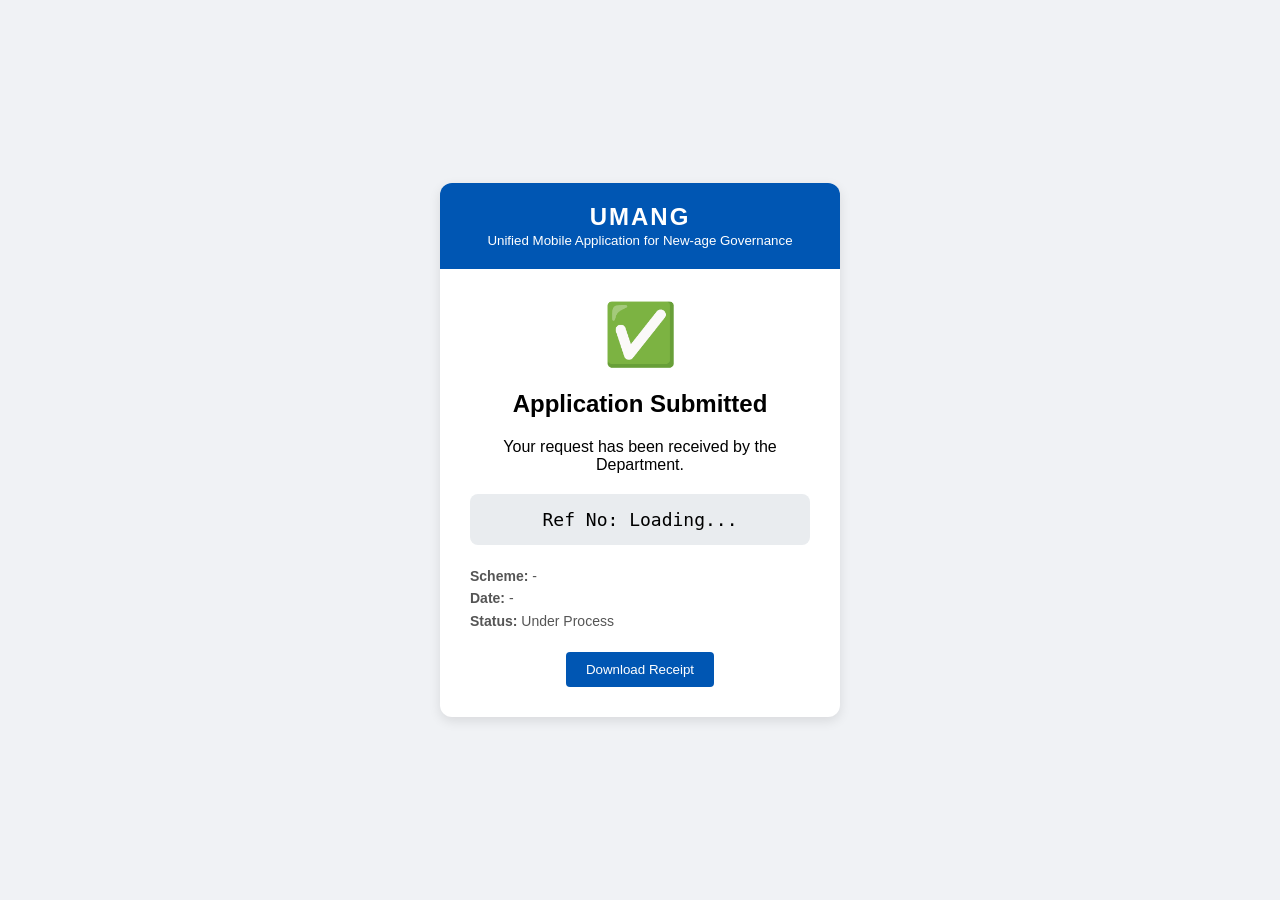
<file: web_demo/mock_umang_success.html>
<!DOCTYPE html>
<html>
<head>
<title>UMANG - Application Status</title>
<style>
    body { background:#f0f2f5; font-family:'Segoe UI', Tahoma, Geneva, Verdana, sans-serif; display:flex; justify-content:center; align-items:center; height:100vh; margin:0; }
    .card { background:white; width:400px; border-radius:12px; box-shadow:0 4px 12px rgba(0,0,0,0.1); overflow:hidden; text-align:center; }
    .header { background:#0056b3; color:white; padding:20px; }
    .logo { font-size:24px; font-weight:bold; letter-spacing:2px; }
    .content { padding:30px; }
    .status-icon { font-size:60px; color:#28a745; margin-bottom:10px; }
    .ref-box { background:#e9ecef; padding:15px; border-radius:8px; margin:20px 0; font-family:monospace; font-size:18px; }
    .details { text-align:left; font-size:14px; color:#555; line-height:1.6; }
    .btn { background:#0056b3; color:white; border:none; padding:10px 20px; border-radius:4px; cursor:pointer; margin-top:20px; }
</style>
</head>
<body>
<div class="card">
    <div class="header">
        <div class="logo">UMANG</div>
        <small>Unified Mobile Application for New-age Governance</small>
    </div>
    <div class="content">
        <div class="status-icon">✅</div>
        <h2>Application Submitted</h2>
        <p>Your request has been received by the Department.</p>
        
        <div class="ref-box">
            Ref No: <span id="umang-ref-no">Loading...</span>
        </div>
        
        <div class="details">
            <strong>Scheme:</strong> <span id="umang-scheme-name">-</span><br>
            <strong>Date:</strong> <span id="umang-date">-</span><br>
            <strong>Status:</strong> Under Process
        </div>
        
        <button class="btn" onclick="alert('Receipt Downloaded')">Download Receipt</button>
    </div>
</div>
</body>
</html>
</file>
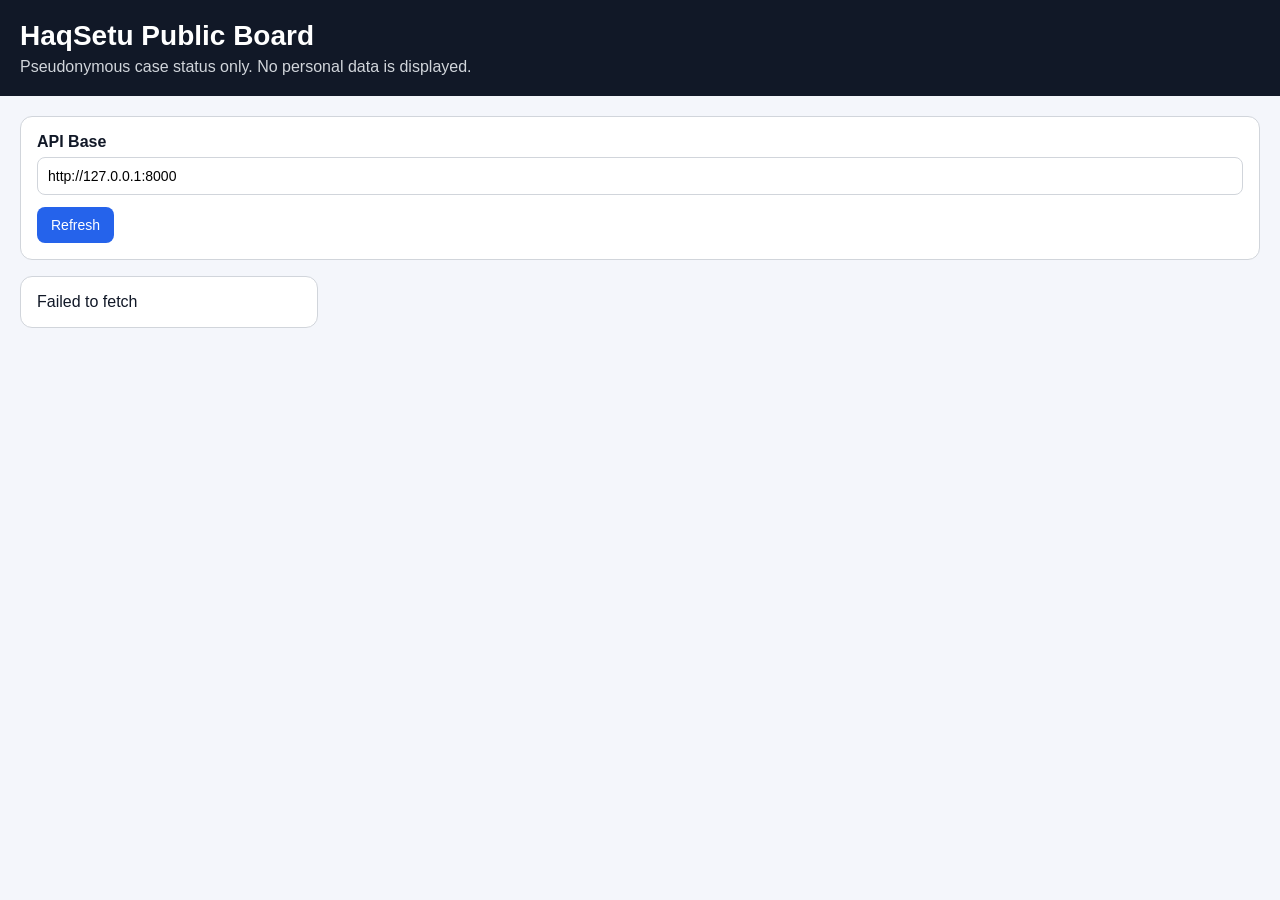
<file: engine/web/public.html>
<!doctype html>
<html lang="en">
<head>
  <meta charset="utf-8" />
  <meta name="viewport" content="width=device-width, initial-scale=1" />
  <title>HaqSetu Public Board</title>
  <link rel="stylesheet" href="style.css" />
</head>
<body data-page="public">
  <header>
    <h1>HaqSetu Public Board</h1>
    <p class="subtitle">
      Pseudonymous case status only. No personal data is displayed.
    </p>
  </header>

  <main>
    <section class="panel">
      <label>
        API Base
        <input id="apiBase" value="http://127.0.0.1:8000" />
      </label>

      <button id="refreshPublic">Refresh</button>
    </section>

    <section id="publicBoard" class="public-board"></section>
  </main>

  <script src="app.js"></script>
</body>
</html>
</file>
<file: engine/web/style.css>
:root {
  --bg: #f4f6fb;
  --panel: #ffffff;
  --text: #111827;
  --muted: #6b7280;
  --border: #d1d5db;
  --green: #16a34a;
  --amber: #f59e0b;
  --red: #dc2626;
  --blue: #2563eb;
}

* {
  box-sizing: border-box;
}

body {
  margin: 0;
  font-family: Arial, Helvetica, sans-serif;
  background: var(--bg);
  color: var(--text);
}

header {
  padding: 20px;
  background: #111827;
  color: white;
}

header h1 {
  margin: 0 0 6px;
  font-size: 28px;
}

.subtitle {
  margin: 0;
  color: #d1d5db;
}

main {
  padding: 20px;
}

.grid {
  display: grid;
  grid-template-columns: 360px 1fr;
  gap: 16px;
  align-items: start;
}

.panel {
  background: var(--panel);
  border: 1px solid var(--border);
  border-radius: 12px;
  padding: 16px;
  margin-bottom: 16px;
}

.panel-wide {
  grid-column: 1 / -1;
}

label {
  display: block;
  margin-bottom: 12px;
  font-weight: 600;
}

input,
select,
textarea {
  width: 100%;
  margin-top: 6px;
  padding: 10px;
  border: 1px solid var(--border);
  border-radius: 8px;
  font-size: 14px;
}

textarea {
  font-family: monospace;
  white-space: pre;
}

button {
  border: 0;
  border-radius: 8px;
  padding: 10px 14px;
  cursor: pointer;
  background: var(--blue);
  color: white;
  font-size: 14px;
}

button:hover {
  opacity: 0.92;
}

.row {
  display: flex;
  gap: 10px;
  align-items: center;
  flex-wrap: wrap;
  margin-top: 10px;
}

.note {
  color: var(--muted);
  font-size: 13px;
}

.table-wrap {
  overflow: auto;
}

table {
  width: 100%;
  border-collapse: collapse;
}

th,
td {
  text-align: left;
  padding: 10px;
  border-bottom: 1px solid var(--border);
  white-space: nowrap;
}

.actions {
  display: flex;
  gap: 10px;
  flex-wrap: wrap;
  margin: 16px 0;
}

.action-button {
  min-width: 110px;
}

.action-button.pass {
  background: var(--green);
}

.action-button.verify {
  background: var(--amber);
}

.action-button.citizen {
  background: var(--blue);
}

.action-button.reject {
  background: var(--red);
}

.case-detail {
  border: 1px solid var(--border);
  border-radius: 10px;
  padding: 14px;
  background: #fafafa;
}

.case-detail pre {
  background: #111827;
  color: #e5e7eb;
  padding: 10px;
  border-radius: 8px;
  overflow: auto;
}

.events {
  display: flex;
  flex-direction: column;
  gap: 10px;
}

.event {
  border: 1px solid var(--border);
  border-radius: 10px;
  padding: 10px;
  background: #fafafa;
}

.public-board {
  display: grid;
  grid-template-columns: repeat(auto-fill, minmax(280px, 1fr));
  gap: 16px;
}

.card {
  background: var(--panel);
  border: 1px solid var(--border);
  border-radius: 12px;
  padding: 16px;
}

.card-top {
  display: flex;
  align-items: center;
  gap: 8px;
  margin-bottom: 10px;
}

.led {
  width: 14px;
  height: 14px;
  border-radius: 50%;
  display: inline-block;
  background: gray;
}

.led.green {
  background: var(--green);
}

.led.amber {
  background: var(--amber);
}

.led.red {
  background: var(--red);
}

.message {
  position: fixed;
  right: 18px;
  bottom: 18px;
  max-width: 480px;
  padding: 12px 16px;
  border-radius: 10px;
  background: #111827;
  color: white;
  display: none;
}

.message.ok {
  display: block;
  background: var(--green);
}

.message.error {
  display: block;
  background: var(--red);
}
</file>
